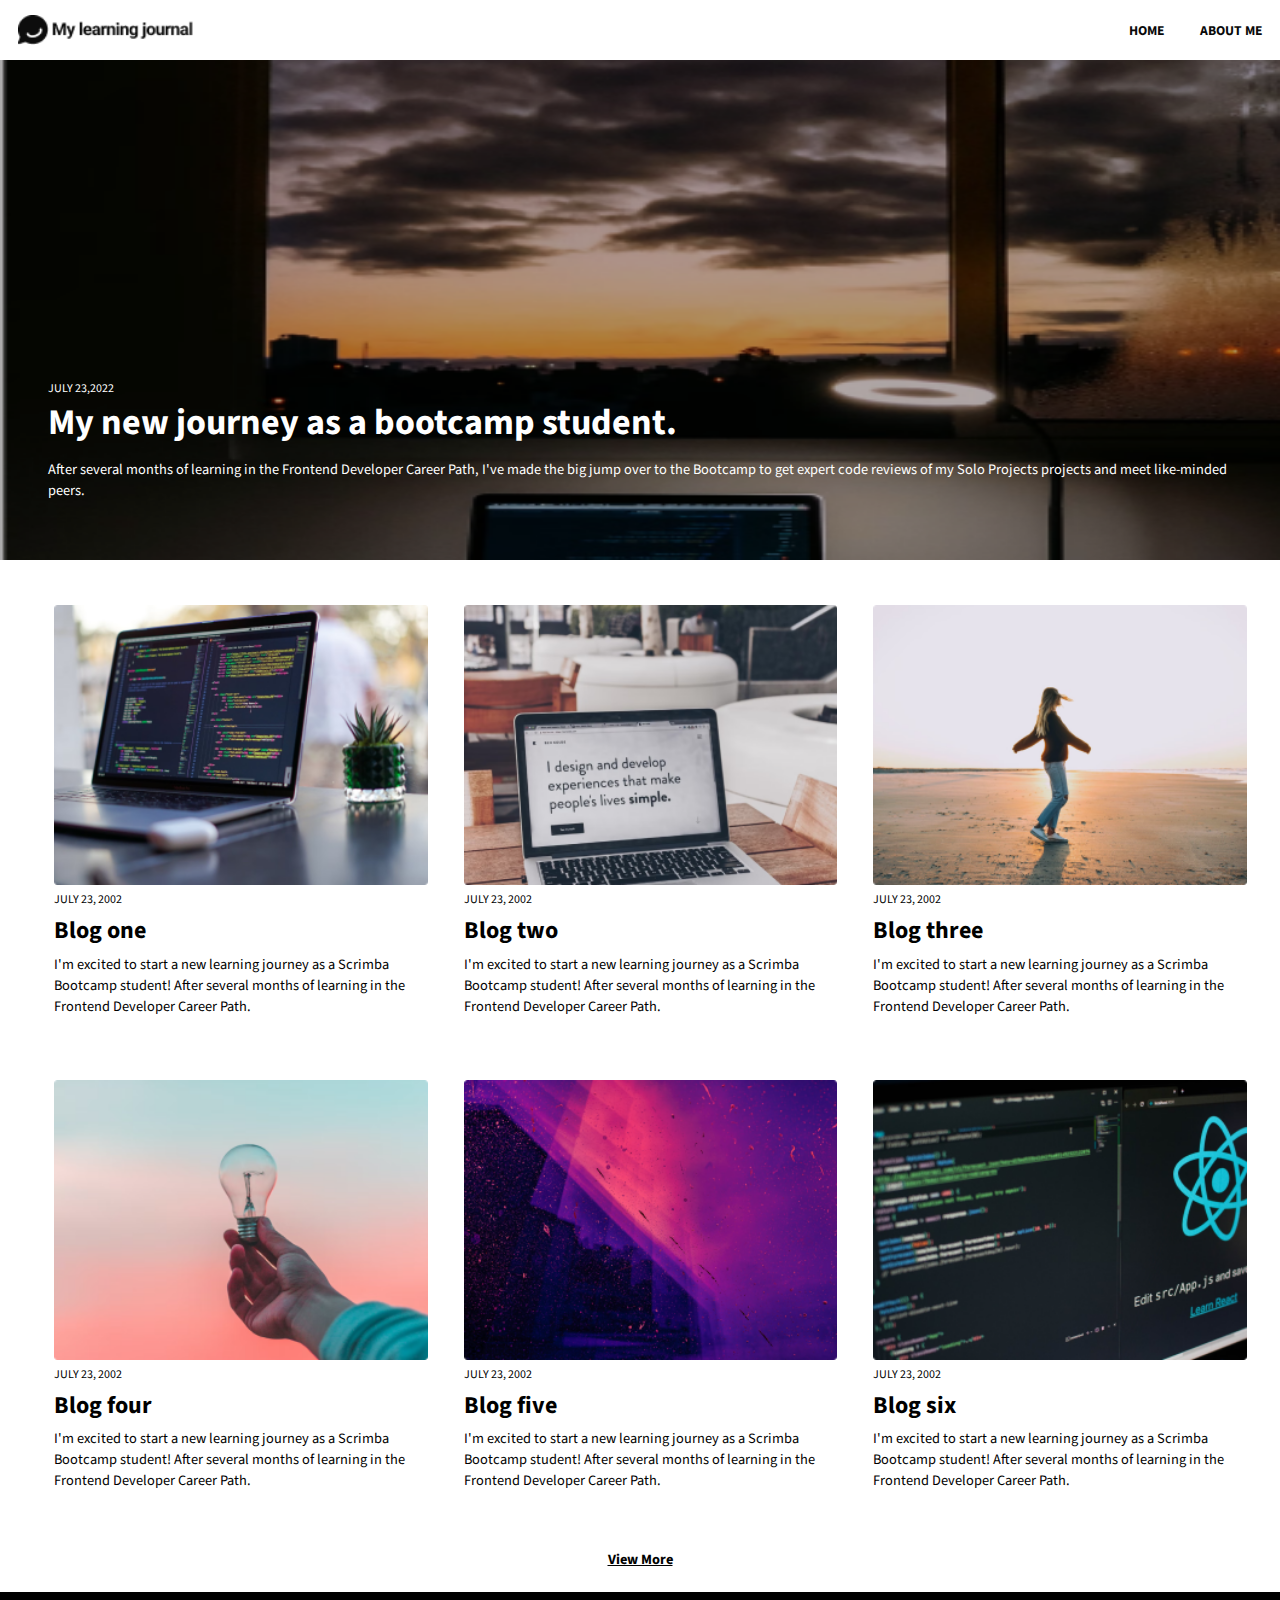
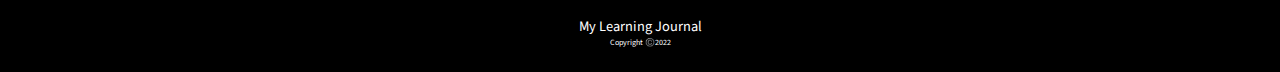
<file: index.html>
<!DOCTYPE html>
<html lang="en">
<head>
    <meta charset="UTF-8">
    <meta name="viewport" content="width=device-width, initial-scale=1.0">
    <title>Learning Journal/Blog</title>
    <link rel="stylesheet" href="style.css">
    <link rel="preconnect" href="https://fonts.googleapis.com">
    <link rel="preconnect" href="https://fonts.gstatic.com" crossorigin>
    <link href="https://fonts.googleapis.com/css2?family=Source+Sans+3:wght@400;800&display=swap" rel="stylesheet">
</head>
<body>
    <header>
        <div class="header">
            <img id="logo" src="./images/logo.png" alt="My Learning Journal">
            <nav>
                <a href="#">HOME</a>
                <a href="about.html">ABOUT ME</a>
            </nav>
        </div>
    </header>
    <main>
        <section>
            <div id="main-article" class="view-less">
                <div id="main-article-details" class="main-article-details details-less-form">
                    <p class="date">JULY 23,2022</p>
                    <p class="title">My new journey as a bootcamp student.</p>
                    <p class="info">After several months of learning in the Frontend Developer Career Path, I've made the big jump over to the Bootcamp to get expert code reviews of my Solo Projects projects and meet like-minded peers.</p>
                </div>
                <img src="./images/article-image-hero.png" alt="article-image-hero"  id="main-article-pic" class="image-less-form">
                <div id="more-content" class="  disappear">
                    <h4>How I stay committed to learning</h4>
                    <p>I like to think of myself as a lifelong learner. I used to spend hours and hours learning, then try to create simple projects using what I learned or work new techniques into existing projects.</p>
                    <p>While that was fun, I felt like it would be helpful to share what I was learning and most things about my journey with the world.</p>
                    <h4>How I got started</h4>
                    <p>I started simple and gradually grew my learning journal site. I would take notes about what I was learning. After each learning session, I'd use my notes to not only reflect on what I learned but also write short summaries of what I learned using my own words.</p>
                    <p>That helped me grok what I was learning, and I realized that posting my learning summaries was also helping others learn and stay motivated.</p>
                </div>
            </div>
        </section>
        <section>
            <p id="recent-posts-title" class="center bold disappear">Recent Posts</p>
            <div class="recent-articles">
                <div class="article">
                    <img src="./images/blog-image-01.png" alt="blog-image-01">
                    <p class="date">JULY 23, 2002</p>
                    <p class="article-title">Blog one</p>
                    <p class="article-info">I'm excited to start a new learning journey as a Scrimba Bootcamp student! After several months of learning in the Frontend Developer Career Path.</p>
                </div>
                <div class="article">
                    <img src="./images/blog-image-02.png" alt="blog-image-02">
                    <p class="date">JULY 23, 2002</p>
                    <p class="article-title">Blog two</p>
                    <p class="article-info">I'm excited to start a new learning journey as a Scrimba Bootcamp student! After several months of learning in the Frontend Developer Career Path.</p>
                </div>
                <div class="article">
                    <img src="./images/blog-image-03.png" alt="blog-image-03">
                    <p class="date">JULY 23, 2002</p>
                    <p class="article-title">Blog three</p>
                    <p class="article-info">I'm excited to start a new learning journey as a Scrimba Bootcamp student! After several months of learning in the Frontend Developer Career Path.</p>
                </div>
                <div class="article">
                    <img src="./images/blog-image-04.png" alt="blog-image-04">
                    <p class="date">JULY 23, 2002</p>
                    <p class="article-title">Blog four</p>
                    <p class="article-info">I'm excited to start a new learning journey as a Scrimba Bootcamp student! After several months of learning in the Frontend Developer Career Path.</p>
                </div>
                <div class="article">
                    <img src="./images/blog-image-05.png" alt="blog-image-05">
                    <p class="date">JULY 23, 2002</p>
                    <p class="article-title">Blog five</p>
                    <p class="article-info">I'm excited to start a new learning journey as a Scrimba Bootcamp student! After several months of learning in the Frontend Developer Career Path.</p>
                </div>
                <div class="article">
                    <img src="./images/blog-image-06.png" alt="blog-image-06">
                    <p class="date">JULY 23, 2002</p>
                    <p class="article-title">Blog six</p>
                    <p class="article-info">I'm excited to start a new learning journey as a Scrimba Bootcamp student! After several months of learning in the Frontend Developer Career Path.</p>
                </div>
            </div>
            <p id="view-more" class="view-more center bold">View More</p>
        </section>
    </main>
    <footer>
        <div class="center">
            <p>My Learning Journal</p>
            <p class="copyright">Copyright ©️2022</p>
        </div>
    </footer>

    <script src="index.js"></script>
</body>
</html>
</file>
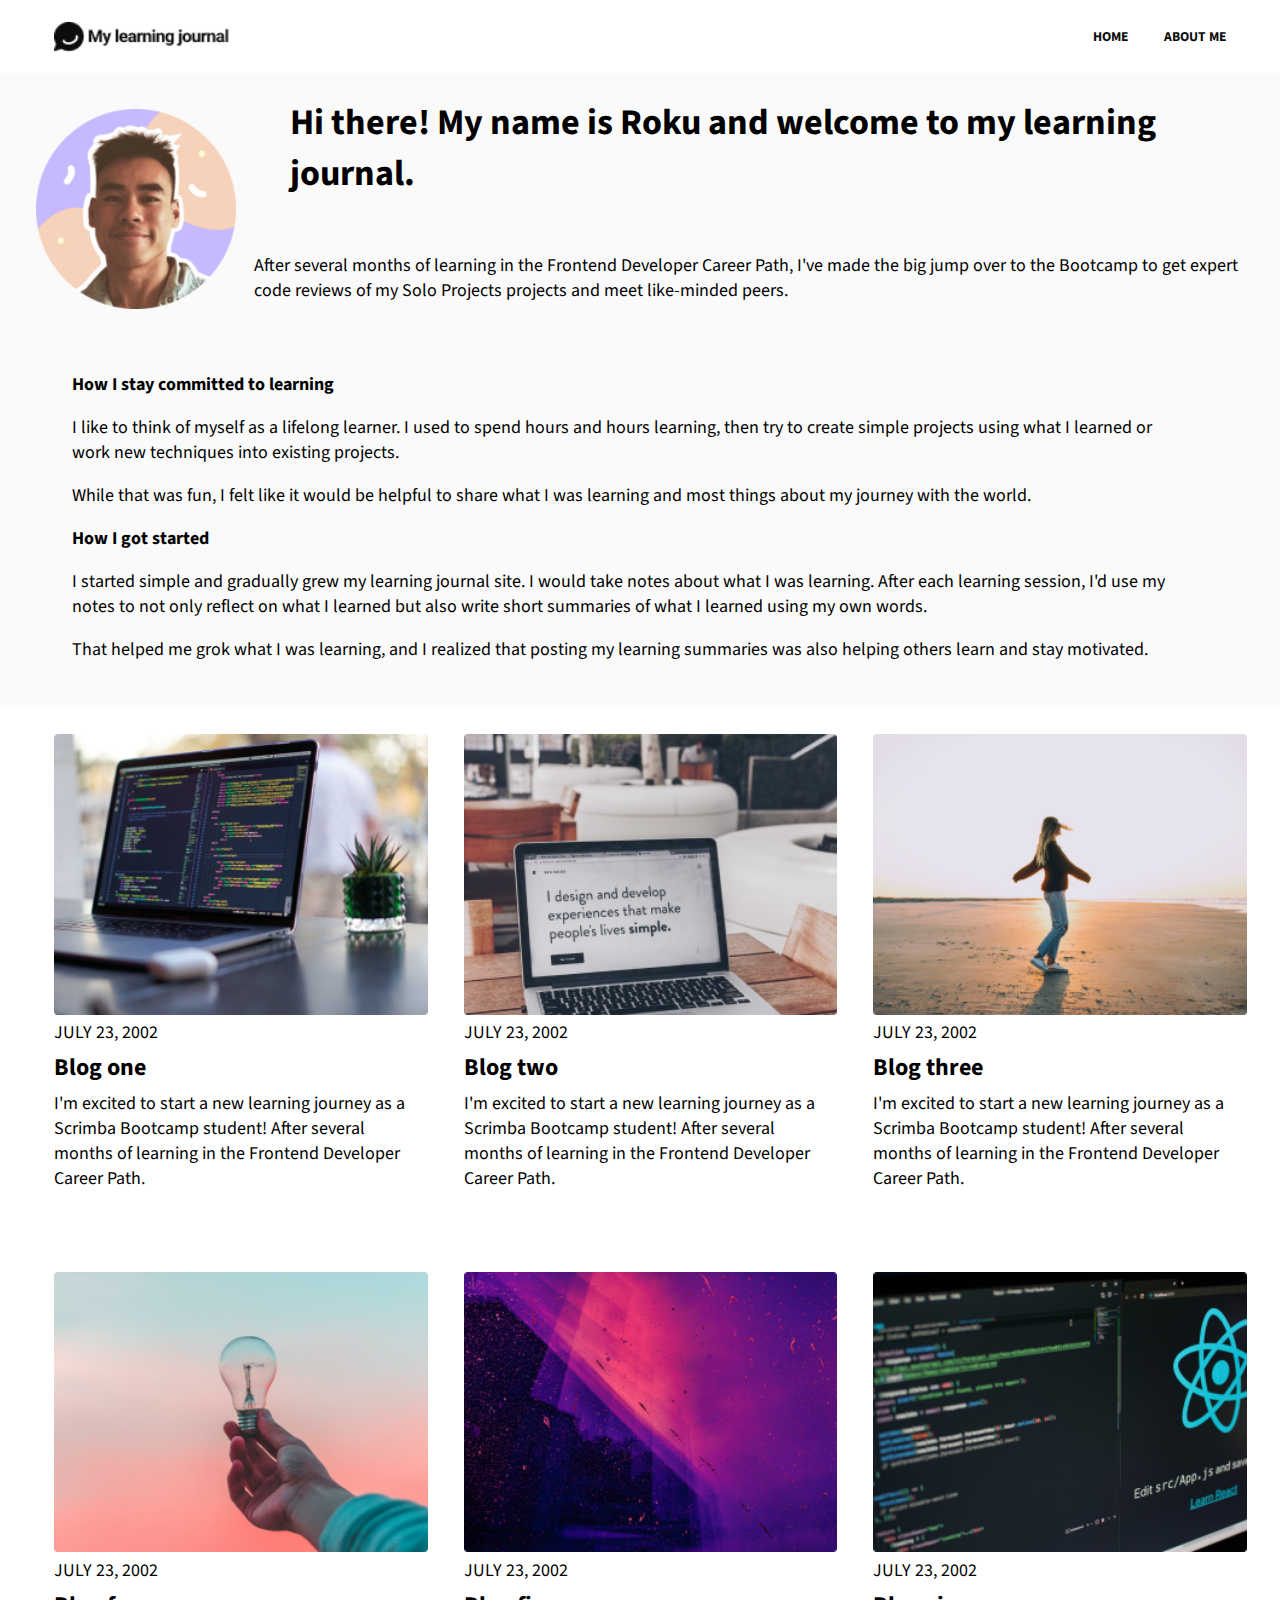
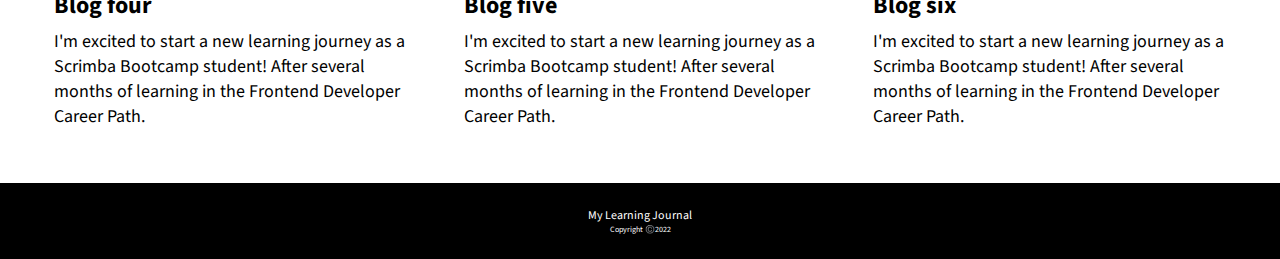
<file: about.html>
<!DOCTYPE html>
<html lang="en">
<head>
    <meta charset="UTF-8">
    <meta name="viewport" content="width=device-width, initial-scale=1.0">
    <title>Learning Journal/Blog</title>
    <link rel="stylesheet" href="about.css">
    <link rel="preconnect" href="https://fonts.googleapis.com">
    <link rel="preconnect" href="https://fonts.gstatic.com" crossorigin>
    <link href="https://fonts.googleapis.com/css2?family=Source+Sans+3:wght@400;800&display=swap" rel="stylesheet">
</head>
<body>
    <header>
        <div class="header-section">
            <img id="logo" src="./images/logo.png" alt="My Learning Journal">
            <nav>
                <a href="index.html">HOME</a>
                <a href="#">ABOUT ME</a>
            </nav>
        </div>
    </header>
    <main>
        <section>
            <div class="about-me">
                <img src="./images/dp.png" alt="DP">
                <div class="my-details">
                    <h1 id="intro">Hi there! My name is Roku and welcome to my learning journal.</h1>
                    <p id="info">After several months of learning in the Frontend Developer Career Path, I've made the big jump over to the Bootcamp to get expert code reviews of my Solo Projects projects and meet like-minded peers.</p>
                </div>
                <div id="more-content">
                    <h4>How I stay committed to learning</h4>
                    <p>I like to think of myself as a lifelong learner. I used to spend hours and hours learning, then try to create simple projects using what I learned or work new techniques into existing projects.</p>
                    <p>While that was fun, I felt like it would be helpful to share what I was learning and most things about my journey with the world.</p>
                    <h4>How I got started</h4>
                    <p>I started simple and gradually grew my learning journal site. I would take notes about what I was learning. After each learning session, I'd use my notes to not only reflect on what I learned but also write short summaries of what I learned using my own words.</p>
                    <p>That helped me grok what I was learning, and I realized that posting my learning summaries was also helping others learn and stay motivated.</p>
                </div>
            </div>
        </section>
        <section>
            <p id="recent-posts-title" class="center bold disappear">Recent Posts</p>
            <div class="recent-articles">
                <div class="article">
                    <img src="./images/blog-image-01.png" alt="blog-image-01">
                    <p class="date">JULY 23, 2002</p>
                    <p class="article-title">Blog one</p>
                    <p class="article-info">I'm excited to start a new learning journey as a Scrimba Bootcamp student! After several months of learning in the Frontend Developer Career Path.</p>
                </div>
                <div class="article">
                    <img src="./images/blog-image-02.png" alt="blog-image-02">
                    <p class="date">JULY 23, 2002</p>
                    <p class="article-title">Blog two</p>
                    <p class="article-info">I'm excited to start a new learning journey as a Scrimba Bootcamp student! After several months of learning in the Frontend Developer Career Path.</p>
                </div>
                <div class="article">
                    <img src="./images/blog-image-03.png" alt="blog-image-03">
                    <p class="date">JULY 23, 2002</p>
                    <p class="article-title">Blog three</p>
                    <p class="article-info">I'm excited to start a new learning journey as a Scrimba Bootcamp student! After several months of learning in the Frontend Developer Career Path.</p>
                </div>
                <div class="article">
                    <img src="./images/blog-image-04.png" alt="blog-image-04">
                    <p class="date">JULY 23, 2002</p>
                    <p class="article-title">Blog four</p>
                    <p class="article-info">I'm excited to start a new learning journey as a Scrimba Bootcamp student! After several months of learning in the Frontend Developer Career Path.</p>
                </div>
                <div class="article">
                    <img src="./images/blog-image-05.png" alt="blog-image-05">
                    <p class="date">JULY 23, 2002</p>
                    <p class="article-title">Blog five</p>
                    <p class="article-info">I'm excited to start a new learning journey as a Scrimba Bootcamp student! After several months of learning in the Frontend Developer Career Path.</p>
                </div>
                <div class="article">
                    <img src="./images/blog-image-06.png" alt="blog-image-06">
                    <p class="date">JULY 23, 2002</p>
                    <p class="article-title">Blog six</p>
                    <p class="article-info">I'm excited to start a new learning journey as a Scrimba Bootcamp student! After several months of learning in the Frontend Developer Career Path.</p>
                </div>
            </div>
        </section>
    </main>
    <footer>
        <div class="center">
            <p>My Learning Journal</p>
            <p class="copyright">Copyright ©️2022</p>
        </div>
    </footer>

    <script src="index.js"></script>
</body>
</html>
</file>
<file: style.css>
*{
    box-sizing: border-box;
    margin: 0px;
    padding: 0px;
}



/* <------------ body --------------->*/
body{
    font-family: 'Source Sans 3', sans-serif;
    min-width: 280px;
}

p{
    font-size: 0.9rem;
}



/* <------------- header -------------->*/
.header{
    padding: 1em;
    width: 100%;
    height: 60px;
}

.header,
nav{
    display: flex;
    justify-content: space-between;
    gap: 1em;
    align-items: center;
}

#logo{
    width: 140px;
}



/* <------------- navbar ---------------->*/
nav{
    align-items: center;
    gap: 2em;
}

nav a{
    text-decoration: none;
    color: #090909;
    font-weight: bold;
    font-size: 0.8rem;
}



/* <------------ section ------------------>*/
section{
    min-width: 100vw;
}


/* <------------ main-article -------------->*/
#main-article{
    width: 100%;
    height: 100%;
    background: rgb(251, 250, 250);
}

.view-less{
    display: flex;
    flex-direction: column;
    position: relative;
    min-height: 260px;
}

#more-content h4,
#more-content p{
    margin: 1em;
}

.main-article-details{
    color: white;
    position: absolute;
    left: 0px;
    bottom: 0px;
    padding: 1em;
}

.title{
    font-size: 1.5rem;
    font-weight: bold;
}

#main-article .info{
    margin: 0.75em 0em;
}

.date{
    font-size: 0.75rem;
}

#main-article img{
    display: block;
    max-width: 100%;
    min-height: 280px;
    max-height: 500px;
}



/*<-------------- articles --------------->*/
#recent-posts-title{
    margin-top: 2em;
}

.recent-articles{
    margin: 1em 0;
}

.article{
    display: flex;
    flex-direction: column;
    row-gap: 0.3em;
    margin: 1.5em 1em 2em 1em;
}

.article img{
    max-height: 300px;
}

.article-title{
    font-size: 1.5rem;
    font-weight: bold;
} 

.view-more{
    text-decoration: underline;
    margin: 1.5em 0;
    cursor: pointer;
}



/* <-------------- footer --------------->*/
footer{
    background-color: black;
    color: white;
    padding: 2em;
    font-size: 0.75rem;
}

.copyright{
    font-size: 0.5rem;
}



/* <-------------- utilities --------------->*/
.disappear{
    display: none;
} 

.center{
    text-align: center;
}

.bold{
    font-weight: bold;
}



/* <------------ Media Queries ------------->*/

@media ((min-width: 480px) and (max-width: 765px)){
    /* <----------    header ------------> */
    .header-section{
        padding: 1em 2em;
    }

    #logo{
        width: 150px;
        height: 23px;
    }


    /* <--------- main-article ---------> */
    #main-article img{
        max-height: 400px;
    }

    .main-article-details{
        padding: 2em;
        left: 15px;
        bottom: 15px;
    }

    /* <-------- recent-articles --------> */
    .recent-articles{
        padding: 0em 1em;
        display: grid;
        grid-template-columns: repeat(2, 48vw);
    }

}



@media (min-width: 768px){

    body{
        font-size: 18px;
    }

    /* ---------- header --------------> */
    .header-section{
        padding: 1.2em 3em;
    }

    nav a{
        font-size: 0.85rem;
    }

    #logo{
        width: 180px;
        height: 30px;
    }


    /* <--------- main-article ---------> */
    #main-article-details{
        left: 30px;
        bottom: 30px;
    }

    .title{
        font-size: 2em;
    }


    /* <-------- recent-articles --------> */
    .recent-articles{
        padding: 0em 2em;
        display: grid;
        grid-template-columns: repeat(3, 32vw);
    }
}
</file>
<file: about.css>
*{
    box-sizing: border-box;
    margin: 0px;
    padding: 0px;
}



/* <------------ body ------------->*/
body{
    font-family: 'Source Sans 3', sans-serif;
}



/* <------------ header ------------>*/
.header-section{
    padding: 1em;
    width: 100%;
}

.header-section,
nav{
    display: flex;
    justify-content: space-between;
    gap: 1em;
}

#logo{
    width: 140px;
    height: 20px;
}



/* <------------  navbar ------------>*/
nav{
    align-items: center;
    gap: 2em;
}

nav a{
    text-decoration: none;
    color: #090909;
    font-weight: bold;
    font-size: 0.8rem;
}



/* <------------- section ------------->*/
section{
    min-width: 100vw;
}



/* <-------------- about-me ------------>*/
.about-me{
    padding: 1em;
    background: rgb(251, 250, 250);
}

.about-me img{
    height: 100px;
    width: 100px;
}

#intro{
    padding: 0em 1em 1em 1em;
}

#info{
    padding: 1em 0em;
}

#more-content h4,
#more-content p{
    padding: 0.5em 0em;
}



/* <-------------- articles ------------->*/
#recent-posts-title{
    margin: 2em 0em;
}

.article{
    display: flex;
    flex-direction: column;
    row-gap: 0.3em;
    margin: 1.5em 1em 3em 1em;
}

.article-title{
    margin: 0;
    font-size: 1.5rem;
    font-weight: bold;
} 

.view-more{
    text-decoration: underline;
    margin: 1.5em 0;
}



/* <--------------- footer --------------->*/
footer{
    background-color: black;
    color: white;
    padding: 2em;
    font-size: 0.75rem;
}

.copyright{
    font-size: 0.5rem;
}



/* <-------------- utilities ------------->*/
.disappear{
    display: none;
} 

.center{
    text-align: center;
}

.bold{
    font-weight: bold;
}




/* <------------ Media Queries ------------->*/

@media ((min-width: 480px) and (max-width: 765px)){
    /* <----------    header ------------> */
    .header-section{
        padding: 1em 2em;
    }

    #logo{
        width: 150px;
        height: 23px;
    }

    /* <-------- recent-articles --------> */
    .recent-articles{
        padding: 0em 1em;
        display: grid;
        grid-template-columns: repeat(2, 48vw);
    }

}



@media (min-width: 768px){

    body{
        font-size: 18px;
    }

    /* ---------- header --------------> */
    .header-section{
        padding: 1.2em 3em;
    }

    nav a{
        font-size: 0.85rem;
    }

    #logo{
        width: 180px;
        height: 30px;
    }

    /* <-------- recent-articles --------> */
    .recent-articles{
        padding: 0em 2em;
        display: grid;
        grid-template-columns: repeat(3, 32vw);
    }


    /* <---------- about-me -----------> */
    .about-me{
        padding: 2em;
        display: grid;
        grid-template: 200px auto / 200px auto auto 1em;
        grid-template-areas: 
        "image details details details"
        "content content content .";
        column-gap: 1em;
        row-gap: 3em;
        align-items: center;
    } 

    .about-me img{
        grid-area: image;
        width: 100%;
        height: 100%;
    }
    
    .my-details{ grid-area: details }
    #more-content{ 
        grid-area: content;
        padding: 0em 2em;
    }   
}
</file>
